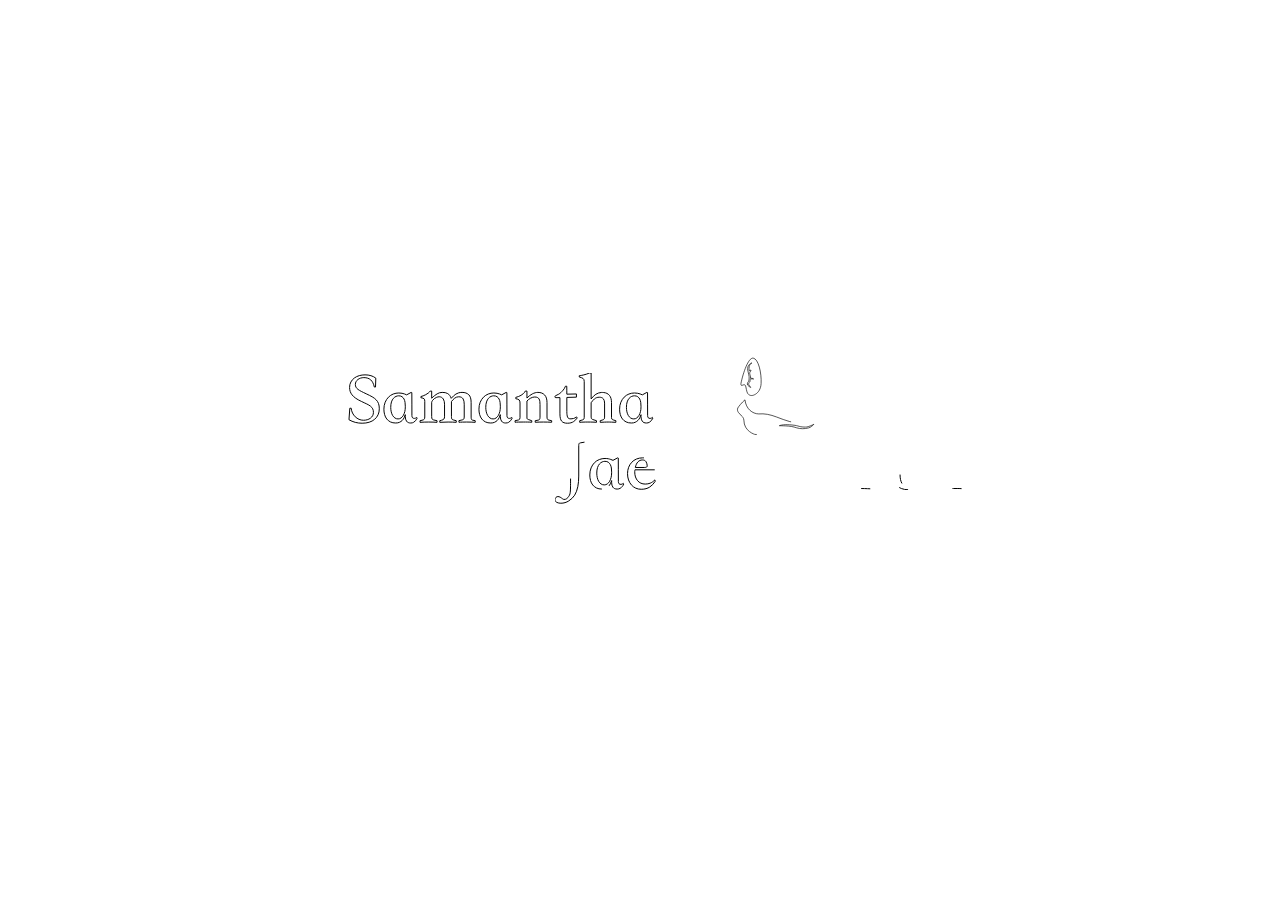
<file: index.html>
<!DOCTYPE html>
<head>
    <style>
        @import url('https://fonts.googleapis.com/css2?family=PT+Sans&display=swap');
    </style>
    <script src="js/anime.min.js"></script>        
    <link rel="stylesheet" href="./style.css">
</head>
<body>
    <div id="monogram">
        <span id="firstNames">
            <svg id="s" viewBox="0 0 310 52" preserveAspectRatio="xMidYMid meet" width="310" height="51" style="fill-rule:evenodd;clip-rule:evenodd;stroke-linejoin:miter;stroke-miterlimit:1;">
                <path stroke="black" stroke-width="1" fill="none" d="M25.835,14.319c-0.707,-3.334 -1.932,-5.771 -3.675,-7.311c-1.742,-1.541 -4.078,-2.311 -7.008,-2.311c-1.161,0 -2.272,0.177 -3.333,0.531c-1.061,0.353 -1.983,0.833 -2.765,1.439c-0.783,0.606 -1.402,1.339 -1.857,2.197c-0.454,0.859 -0.681,1.793 -0.681,2.803c-0,1.061 0.214,1.995 0.643,2.804c0.43,0.808 1.099,1.553 2.008,2.234c0.909,0.682 2.058,1.377 3.447,2.084c1.389,0.707 3.043,1.515 4.963,2.424c2.323,1.061 4.331,2.071 6.023,3.031c1.692,0.959 3.081,2.007 4.167,3.144c1.086,1.136 1.881,2.424 2.386,3.864c0.505,1.439 0.758,3.194 0.758,5.265c-0,2.223 -0.417,4.243 -1.25,6.061c-0.834,1.818 -2.008,3.372 -3.523,4.66c-1.515,1.287 -3.359,2.272 -5.531,2.954c-2.172,0.682 -4.571,1.023 -7.197,1.023c-4.899,0 -9.369,-1.187 -13.41,-3.561l0.833,-11.743l1.44,0c0.151,1.768 0.593,3.397 1.326,4.887c0.732,1.49 1.666,2.778 2.803,3.864c1.136,1.086 2.424,1.944 3.864,2.576c1.439,0.631 2.942,0.947 4.508,0.947c1.313,-0 2.588,-0.177 3.826,-0.531c1.237,-0.353 2.323,-0.871 3.257,-1.553c0.935,-0.682 1.68,-1.528 2.235,-2.538c0.556,-1.01 0.834,-2.147 0.834,-3.409c-0,-1.414 -0.24,-2.614 -0.72,-3.599c-0.48,-0.985 -1.225,-1.881 -2.235,-2.689c-1.01,-0.809 -2.298,-1.579 -3.864,-2.311c-1.566,-0.733 -3.409,-1.604 -5.531,-2.614c-2.272,-1.061 -4.179,-2.134 -5.72,-3.22c-1.54,-1.086 -2.765,-2.21 -3.674,-3.371c-0.909,-1.162 -1.566,-2.374 -1.97,-3.637c-0.404,-1.263 -0.606,-2.576 -0.606,-3.939c0,-2.122 0.442,-3.991 1.326,-5.607c0.884,-1.616 2.058,-2.967 3.523,-4.053c1.465,-1.086 3.144,-1.894 5.038,-2.424c1.894,-0.531 3.851,-0.796 5.872,-0.796c4.394,0 8.056,1.111 10.985,3.334l-0.303,9.091l-1.212,-0Zm194.859,-0.833l1.364,-0c0,1.363 0.013,2.714 0.038,4.053c0.025,1.338 0.038,2.689 0.038,4.053l9.773,-0.227l0,3.258l-9.773,0.303l-0,14.319c-0,2.525 0.24,4.432 0.719,5.72c0.48,1.288 1.655,1.881 3.523,1.78c0.758,0 1.604,-0.114 2.538,-0.341c0.935,-0.227 1.983,-0.77 3.145,-1.629l0.681,1.061c-0.858,1.313 -2.083,2.538 -3.674,3.674c-1.591,1.137 -3.725,1.705 -6.402,1.705c-2.677,0 -4.609,-0.694 -5.796,-2.083c-1.187,-1.389 -1.78,-3.877 -1.78,-7.463l-0,-16.592c-0.707,0 -1.389,0.013 -2.046,0.038c-0.656,0.025 -1.338,0.038 -2.045,0.038c-0.707,-0 -1.074,-0.278 -1.099,-0.833c-0.025,-0.556 0.316,-0.985 1.023,-1.288c1.061,-0.455 2.033,-0.935 2.917,-1.44c0.884,-0.505 1.603,-1.035 2.159,-1.591c0.556,-0.555 1.339,-1.389 2.349,-2.5c1.01,-1.111 1.793,-2.45 2.348,-4.015Zm67.277,37.502c-2.071,-0 -3.864,-0.366 -5.379,-1.099c-1.516,-0.732 -2.766,-1.73 -3.75,-2.992c-0.985,-1.263 -1.718,-2.753 -2.198,-4.47c-0.479,-1.718 -0.719,-3.561 -0.719,-5.531c-0,-2.677 0.429,-5.038 1.288,-7.084c0.858,-2.045 1.982,-3.775 3.371,-5.189c1.389,-1.415 3.005,-2.475 4.849,-3.182c1.843,-0.708 3.75,-1.061 5.72,-1.061c1.212,-0 2.298,0.101 3.258,0.303c0.959,0.202 1.793,0.429 2.5,0.682c0.808,0.252 1.54,0.555 2.197,0.909l4.621,-2.5l0.682,0.227c0,3.94 0.013,7.841 0.038,11.705c0.025,3.864 0.038,7.766 0.038,11.706c-0,2.02 0.859,2.98 2.576,2.878c0.404,0 0.732,-0.063 0.985,-0.189c0.252,-0.126 0.48,-0.24 0.682,-0.341c0.202,-0.151 0.404,-0.328 0.606,-0.53l0.53,0.757c-0.404,0.96 -0.909,1.793 -1.515,2.501c-0.556,0.656 -1.238,1.237 -2.046,1.742c-0.808,0.505 -1.818,0.758 -3.03,0.758c-1.97,-0 -3.384,-0.606 -4.243,-1.819c-0.859,-1.212 -1.288,-2.777 -1.288,-4.697l0,-1.97c-0.303,1.061 -0.707,2.109 -1.212,3.145c-0.505,1.035 -1.149,1.944 -1.932,2.727c-0.783,0.783 -1.717,1.414 -2.803,1.894c-1.086,0.48 -2.361,0.72 -3.826,0.72Zm-143.417,-0c-2.071,-0 -3.864,-0.366 -5.379,-1.099c-1.516,-0.732 -2.766,-1.73 -3.751,-2.992c-0.985,-1.263 -1.717,-2.753 -2.197,-4.47c-0.48,-1.718 -0.72,-3.561 -0.72,-5.531c0,-2.677 0.43,-5.038 1.288,-7.084c0.859,-2.045 1.983,-3.775 3.372,-5.189c1.389,-1.415 3.005,-2.475 4.849,-3.182c1.843,-0.708 3.75,-1.061 5.72,-1.061c1.212,-0 2.298,0.101 3.257,0.303c0.96,0.202 1.793,0.429 2.501,0.682c0.808,0.252 1.54,0.555 2.197,0.909l4.621,-2.5l0.682,0.227c-0,3.94 0.013,7.841 0.038,11.705c0.025,3.864 0.038,7.766 0.038,11.706c-0,2.02 0.858,2.98 2.576,2.878c0.404,0 0.732,-0.063 0.985,-0.189c0.252,-0.126 0.479,-0.24 0.681,-0.341c0.202,-0.151 0.404,-0.328 0.606,-0.53l0.531,0.757c-0.404,0.96 -0.909,1.793 -1.515,2.501c-0.556,0.656 -1.238,1.237 -2.046,1.742c-0.808,0.505 -1.818,0.758 -3.03,0.758c-1.97,-0 -3.385,-0.606 -4.243,-1.819c-0.859,-1.212 -1.288,-2.777 -1.288,-4.697l-0,-1.97c-0.303,1.061 -0.707,2.109 -1.212,3.145c-0.505,1.035 -1.149,1.944 -1.932,2.727c-0.783,0.783 -1.717,1.414 -2.803,1.894c-1.086,0.48 -2.362,0.72 -3.826,0.72Zm-96.9,-0c-2.071,-0 -3.864,-0.366 -5.379,-1.099c-1.515,-0.732 -2.765,-1.73 -3.75,-2.992c-0.985,-1.263 -1.717,-2.753 -2.197,-4.47c-0.48,-1.718 -0.72,-3.561 -0.72,-5.531c0,-2.677 0.429,-5.038 1.288,-7.084c0.859,-2.045 1.982,-3.775 3.371,-5.189c1.389,-1.415 3.006,-2.475 4.849,-3.182c1.844,-0.708 3.75,-1.061 5.72,-1.061c1.212,-0 2.298,0.101 3.258,0.303c0.96,0.202 1.793,0.429 2.5,0.682c0.808,0.252 1.541,0.555 2.197,0.909l4.622,-2.5l0.682,0.227c-0,3.94 0.012,7.841 0.037,11.705c0.026,3.864 0.038,7.766 0.038,11.706c0,2.02 0.859,2.98 2.576,2.878c0.404,0 0.733,-0.063 0.985,-0.189c0.253,-0.126 0.48,-0.24 0.682,-0.341c0.202,-0.151 0.404,-0.328 0.606,-0.53l0.53,0.757c-0.404,0.96 -0.909,1.793 -1.515,2.501c-0.555,0.656 -1.237,1.237 -2.045,1.742c-0.809,0.505 -1.819,0.758 -3.031,0.758c-1.97,-0 -3.384,-0.606 -4.243,-1.819c-0.858,-1.212 -1.288,-2.777 -1.288,-4.697l0,-1.97c-0.303,1.061 -0.707,2.109 -1.212,3.145c-0.505,1.035 -1.149,1.944 -1.932,2.727c-0.783,0.783 -1.717,1.414 -2.803,1.894c-1.086,0.48 -2.361,0.72 -3.826,0.72Zm192.208,-42.427c0,-1.414 -0.404,-2.412 -1.212,-2.993c-0.808,-0.58 -2.096,-1.073 -3.864,-1.477l-0,-1.364c0.505,0 1.174,-0.075 2.008,-0.227c0.833,-0.151 1.73,-0.341 2.689,-0.568c0.96,-0.227 1.932,-0.505 2.917,-0.833c0.985,-0.329 1.881,-0.695 2.69,-1.099l1.818,-0l-0,26.441c1.566,-2.071 3.169,-3.649 4.811,-4.735c1.641,-1.086 3.497,-1.705 5.568,-1.856l1.212,-0c0.405,-0 0.809,0.025 1.213,0.075c2.475,0.202 4.419,1.162 5.833,2.879c1.415,1.718 2.122,4.142 2.122,7.273l-0,15.456c-0,0.505 0.101,0.96 0.303,1.364c0.202,0.404 0.732,0.732 1.591,0.984l2.576,0.758l-0,1.667c-1.566,-0.101 -3.044,-0.177 -4.432,-0.227c-1.389,-0.051 -2.539,-0.076 -3.448,-0.076c-0.858,-0 -2.033,0.025 -3.523,0.076c-1.49,0.05 -3.017,0.126 -4.583,0.227l-0,-1.667l2.652,-0.833c0.707,-0.253 1.186,-0.568 1.439,-0.947c0.253,-0.379 0.379,-0.998 0.379,-1.856l-0,-14.319c-0,-1.869 -0.43,-3.334 -1.288,-4.395c-0.859,-1.06 -2.248,-1.591 -4.167,-1.591c-1.919,0 -3.548,0.581 -4.887,1.743c-1.338,1.162 -2.462,2.45 -3.371,3.864l-0,14.698c-0,0.555 0.101,1.035 0.303,1.439c0.202,0.404 0.581,0.707 1.136,0.909l4.016,1.288l-0,1.667c-0.808,-0.101 -1.995,-0.177 -3.561,-0.227c-1.566,-0.051 -3.308,-0.076 -5.228,-0.076c-1.868,-0 -3.523,0.025 -4.962,0.076c-1.44,0.05 -2.563,0.126 -3.371,0.227l-0,-1.667l3.03,-0.833c0.657,-0.202 1.086,-0.505 1.288,-0.909c0.202,-0.404 0.303,-0.91 0.303,-1.516l0,-36.82Zm-127.734,40.002l2.197,-0.454c1.212,-0.253 2.045,-0.568 2.5,-0.947c0.454,-0.379 0.682,-1.124 0.682,-2.235l-0,-13.107c-0,-1.111 -0.089,-2.121 -0.266,-3.03c-0.176,-0.91 -0.467,-1.705 -0.871,-2.387c-0.404,-0.682 -0.972,-1.212 -1.704,-1.591c-0.733,-0.379 -1.655,-0.568 -2.766,-0.568c-1.464,-0 -2.828,0.467 -4.091,1.401c-1.263,0.935 -2.374,2.109 -3.333,3.523l-0,15.153c-0,1.06 0.101,1.868 0.303,2.424c0.202,0.556 0.757,0.934 1.666,1.136l2.955,0.758l0,1.667c-2.576,-0.202 -5.328,-0.303 -8.258,-0.303c-2.929,-0 -5.783,0.101 -8.561,0.303l-0,-1.667l1.743,-0.454c1.111,-0.304 1.906,-0.708 2.386,-1.213c0.48,-0.505 0.72,-1.262 0.72,-2.273l-0,-12.879c-0,-1.01 -0.101,-1.982 -0.303,-2.917c-0.202,-0.934 -0.531,-1.742 -0.985,-2.424c-0.455,-0.682 -1.023,-1.225 -1.705,-1.629c-0.682,-0.404 -1.502,-0.606 -2.462,-0.606c-0.859,-0 -1.717,0.177 -2.576,0.53c-0.859,0.354 -1.642,0.796 -2.349,1.326c-0.707,0.53 -1.3,1.124 -1.78,1.78c-0.48,0.657 -0.796,1.314 -0.947,1.97l-0,14.546c-0,1.263 0.164,2.122 0.492,2.576c0.329,0.455 0.846,0.758 1.554,0.909l3.409,0.758l-0,1.667c-2.576,-0.202 -5.43,-0.303 -8.561,-0.303c-3.132,-0 -6.061,0.101 -8.789,0.303l0,-1.667l2.046,-0.454c1.111,-0.253 1.856,-0.607 2.235,-1.061c0.379,-0.455 0.568,-1.212 0.568,-2.273l0,-15.91c0,-0.606 -0.038,-1.124 -0.114,-1.553c-0.075,-0.429 -0.252,-0.783 -0.53,-1.061c-0.278,-0.278 -0.669,-0.492 -1.174,-0.644c-0.505,-0.151 -1.212,-0.303 -2.122,-0.454l0,-1.212c0.657,-0.152 1.415,-0.392 2.273,-0.72c0.859,-0.329 1.73,-0.72 2.614,-1.175c0.884,-0.454 1.743,-0.997 2.576,-1.628c0.833,-0.632 1.528,-1.326 2.083,-2.084l1.44,0l-0,7.273c1.061,-1.01 2.046,-1.881 2.955,-2.614c0.909,-0.732 1.78,-1.338 2.613,-1.818c0.834,-0.48 1.655,-0.846 2.463,-1.098c0.808,-0.253 1.692,-0.379 2.651,-0.379c2.324,-0.051 4.218,0.353 5.683,1.212c1.464,0.859 2.651,2.475 3.56,4.849c0.808,-0.909 1.591,-1.73 2.349,-2.462c0.758,-0.733 1.566,-1.364 2.424,-1.895c0.859,-0.53 1.793,-0.947 2.803,-1.25c1.011,-0.303 2.172,-0.454 3.486,-0.454c2.929,-0 5.202,0.783 6.818,2.348c1.616,1.566 2.424,4.243 2.424,8.031l0,14.85c0,1.868 0.405,2.878 1.213,3.03l2.954,0.606l0,1.667c-1.262,-0.101 -2.651,-0.177 -4.167,-0.227c-1.515,-0.051 -3.03,-0.076 -4.545,-0.076c-1.515,-0 -2.955,0.025 -4.319,0.076c-1.363,0.05 -2.55,0.101 -3.56,0.151l-0,-1.667Zm94.55,1.667c-2.626,-0.151 -5.429,-0.227 -8.409,-0.227c-2.98,-0 -5.783,0.076 -8.41,0.227l0,-1.591l3.258,-0.606c1.111,-0.152 1.667,-1.136 1.667,-2.955l-0,-12.803c-0,-1.213 -0.063,-2.311 -0.19,-3.296c-0.126,-0.985 -0.378,-1.806 -0.757,-2.462c-0.379,-0.657 -0.922,-1.162 -1.629,-1.516c-0.707,-0.353 -1.642,-0.53 -2.803,-0.53c-1.364,0 -2.74,0.379 -4.129,1.137c-1.389,0.757 -2.665,1.742 -3.826,2.954l-0,17.35c-0,0.808 0.606,1.363 1.818,1.666l3.106,1.061l0,1.591c-0.858,-0.101 -1.73,-0.164 -2.614,-0.189c-0.884,-0.026 -2.108,-0.038 -3.674,-0.038l-2.424,-0c-1.667,-0 -3.258,0.012 -4.773,0.038c-1.516,0.025 -2.703,0.088 -3.561,0.189l-0,-1.591l3.561,-0.758c1.01,-0.252 1.515,-1.01 1.515,-2.272l-0,-15.001c-0,-1.566 -0.316,-2.627 -0.947,-3.182c-0.632,-0.556 -1.755,-0.96 -3.372,-1.212l0,-1.364c0.808,-0.202 1.68,-0.467 2.614,-0.796c0.935,-0.328 1.844,-0.757 2.728,-1.288c0.883,-0.53 1.717,-1.149 2.5,-1.856c0.783,-0.707 1.401,-1.54 1.856,-2.5l1.667,0l-0,7.122c1.666,-1.768 3.497,-3.17 5.492,-4.205c1.995,-1.035 3.877,-1.553 5.645,-1.553c2.929,-0 5.215,0.858 6.856,2.576c1.642,1.717 2.462,4.318 2.462,7.803l0,14.698c0,0.96 0.127,1.679 0.379,2.159c0.253,0.48 0.758,0.821 1.515,1.023l2.879,0.606l0,1.591Zm-149.251,-16.364c0,-1.364 -0.088,-2.677 -0.265,-3.94c-0.176,-1.263 -0.517,-2.387 -1.022,-3.371c-0.506,-0.985 -1.187,-1.781 -2.046,-2.387c-0.859,-0.606 -1.995,-0.909 -3.409,-0.909c-0.859,-0 -1.768,0.202 -2.728,0.606c-0.959,0.404 -1.843,1.061 -2.651,1.97c-0.809,0.909 -1.465,2.121 -1.97,3.636c-0.505,1.516 -0.758,3.359 -0.758,5.531c0,1.616 0.164,3.144 0.493,4.584c0.328,1.439 0.808,2.689 1.439,3.75c0.631,1.06 1.414,1.906 2.349,2.538c0.934,0.631 2.007,0.947 3.22,0.947c1.111,-0 2.121,-0.328 3.03,-0.985c0.909,-0.657 1.679,-1.528 2.311,-2.614c0.631,-1.086 1.124,-2.361 1.477,-3.826c0.354,-1.465 0.53,-3.03 0.53,-4.697l0,-0.833Zm240.317,-0c0,-1.364 -0.088,-2.677 -0.265,-3.94c-0.177,-1.263 -0.518,-2.387 -1.023,-3.371c-0.505,-0.985 -1.187,-1.781 -2.045,-2.387c-0.859,-0.606 -1.995,-0.909 -3.41,-0.909c-0.858,-0 -1.767,0.202 -2.727,0.606c-0.96,0.404 -1.844,1.061 -2.652,1.97c-0.808,0.909 -1.465,2.121 -1.97,3.636c-0.505,1.516 -0.757,3.359 -0.757,5.531c-0,1.616 0.164,3.144 0.492,4.584c0.329,1.439 0.808,2.689 1.44,3.75c0.631,1.06 1.414,1.906 2.348,2.538c0.935,0.631 2.008,0.947 3.22,0.947c1.111,-0 2.122,-0.328 3.031,-0.985c0.909,-0.657 1.679,-1.528 2.31,-2.614c0.632,-1.086 1.124,-2.361 1.478,-3.826c0.353,-1.465 0.53,-3.03 0.53,-4.697l0,-0.833Zm-143.417,-0c-0,-1.364 -0.088,-2.677 -0.265,-3.94c-0.177,-1.263 -0.518,-2.387 -1.023,-3.371c-0.505,-0.985 -1.187,-1.781 -2.046,-2.387c-0.858,-0.606 -1.995,-0.909 -3.409,-0.909c-0.859,-0 -1.768,0.202 -2.727,0.606c-0.96,0.404 -1.844,1.061 -2.652,1.97c-0.808,0.909 -1.465,2.121 -1.97,3.636c-0.505,1.516 -0.757,3.359 -0.757,5.531c-0,1.616 0.164,3.144 0.492,4.584c0.328,1.439 0.808,2.689 1.44,3.75c0.631,1.06 1.414,1.906 2.348,2.538c0.935,0.631 2.008,0.947 3.22,0.947c1.111,-0 2.121,-0.328 3.03,-0.985c0.91,-0.657 1.68,-1.528 2.311,-2.614c0.632,-1.086 1.124,-2.361 1.478,-3.826c0.353,-1.465 0.53,-3.03 0.53,-4.697l-0,-0.833Z"></path>
            </svg>
            <svg id="j" viewBox="0 0 101 67" preserveAspectRatio="xMidYMid meet" width="101" height="68" style="fill-rule:evenodd;clip-rule:evenodd;stroke-linejoin:miter;stroke-miterlimit:1;">
                <path stroke="black" stroke-width="1" fill="none" d="M29.505,1.667l-4.091,0.682c-0.707,0.101 -1.162,0.353 -1.364,0.757c-0.202,0.404 -0.303,1.086 -0.303,2.046l0,30.38c0,3.889 -0.316,7.45 -0.947,10.683c-0.631,3.232 -1.679,6.061 -3.144,8.485c-1.465,2.222 -3.409,4.116 -5.834,5.682c-2.424,1.566 -5.076,2.349 -7.955,2.349c-0.656,-0 -1.351,-0.063 -2.083,-0.19c-0.732,-0.126 -1.389,-0.341 -1.97,-0.644c-0.581,-0.303 -1.048,-0.694 -1.402,-1.174c-0.353,-0.48 -0.479,-1.098 -0.378,-1.856c0.101,-0.758 0.416,-1.414 0.947,-1.97c0.53,-0.555 1.174,-0.833 1.932,-0.833c0.757,-0 1.502,0.202 2.235,0.606c0.732,0.404 1.553,0.96 2.462,1.667c0.454,0.353 0.922,0.555 1.401,0.606c0.48,0.05 0.96,-0 1.44,-0.152c0.48,-0.151 0.934,-0.379 1.364,-0.682c0.429,-0.303 0.77,-0.631 1.022,-0.985c0.708,-0.909 1.25,-1.717 1.629,-2.424c0.379,-0.707 0.644,-1.705 0.796,-2.993c0.151,-1.287 0.24,-3.043 0.265,-5.265c0.025,-2.222 0.038,-5.329 0.038,-9.319l-0,-32.198c-0,-0.556 -0.025,-0.998 -0.076,-1.326c-0.05,-0.329 -0.177,-0.581 -0.379,-0.758c-0.202,-0.177 -0.517,-0.316 -0.947,-0.417c-0.429,-0.101 -1.048,-0.202 -1.856,-0.303l-3.561,-0.454l0,-1.667c0.303,0.051 0.834,0.088 1.591,0.114c0.758,0.025 1.642,0.05 2.652,0.075c1.01,0.026 2.109,0.038 3.296,0.038l3.674,0c5.051,0 8.233,-0.075 9.546,-0.227l0,1.667Zm70.231,27.653l-19.774,-0c-0.101,0.505 -0.164,0.884 -0.189,1.136c-0.025,0.253 -0.038,0.632 -0.038,1.137c0,1.767 0.253,3.384 0.758,4.848c0.505,1.465 1.212,2.728 2.121,3.789c0.909,1.06 2.008,1.881 3.296,2.462c1.288,0.581 2.74,0.871 4.356,0.871c1.768,0 3.397,-0.29 4.887,-0.871c1.49,-0.581 3.068,-1.68 4.735,-3.296l0.303,1.44c-0.707,1.111 -1.503,2.146 -2.387,3.106c-0.884,0.96 -1.881,1.806 -2.992,2.538c-1.111,0.732 -2.374,1.3 -3.788,1.705c-1.415,0.404 -3.006,0.606 -4.773,0.606c-2.021,-0 -3.864,-0.379 -5.531,-1.137c-1.667,-0.757 -3.106,-1.831 -4.318,-3.22c-1.213,-1.389 -2.16,-3.043 -2.841,-4.962c-0.682,-1.919 -1.023,-4.015 -1.023,-6.288c-0,-2.324 0.366,-4.445 1.098,-6.364c0.733,-1.92 1.755,-3.586 3.069,-5.001c1.313,-1.414 2.904,-2.512 4.773,-3.295c1.868,-0.783 3.939,-1.175 6.212,-1.175c1.97,0 3.687,0.304 5.152,0.91c1.465,0.606 2.689,1.452 3.674,2.538c0.985,1.086 1.743,2.361 2.273,3.826c0.531,1.464 0.846,3.03 0.947,4.697Zm-52.882,19.243c-2.07,0 -3.863,-0.366 -5.379,-1.098c-1.515,-0.733 -2.765,-1.73 -3.75,-2.993c-0.985,-1.262 -1.717,-2.752 -2.197,-4.47c-0.48,-1.717 -0.72,-3.561 -0.72,-5.53c0,-2.677 0.43,-5.039 1.288,-7.084c0.859,-2.046 1.983,-3.776 3.372,-5.19c1.389,-1.414 3.005,-2.475 4.848,-3.182c1.844,-0.707 3.751,-1.06 5.72,-1.06c1.213,-0 2.299,0.101 3.258,0.303c0.96,0.202 1.793,0.429 2.5,0.681c0.809,0.253 1.541,0.556 2.197,0.91l4.622,-2.501l0.682,0.228c-0,3.939 0.012,7.841 0.038,11.705c0.025,3.864 0.038,7.766 0.038,11.705c-0,2.02 0.858,2.98 2.575,2.879c0.405,0 0.733,-0.063 0.985,-0.189c0.253,-0.127 0.48,-0.24 0.682,-0.341c0.202,-0.152 0.404,-0.329 0.606,-0.531l0.531,0.758c-0.404,0.96 -0.909,1.793 -1.516,2.5c-0.555,0.657 -1.237,1.238 -2.045,1.743c-0.808,0.505 -1.818,0.757 -3.031,0.757c-1.969,0 -3.384,-0.606 -4.242,-1.818c-0.859,-1.212 -1.288,-2.778 -1.288,-4.697l-0,-1.97c-0.303,1.061 -0.707,2.109 -1.212,3.144c-0.505,1.036 -1.149,1.945 -1.932,2.728c-0.783,0.782 -1.718,1.414 -2.804,1.894c-1.085,0.479 -2.361,0.719 -3.826,0.719Zm9.774,-17.122c-0,-1.364 -0.089,-2.677 -0.265,-3.939c-0.177,-1.263 -0.518,-2.387 -1.023,-3.372c-0.505,-0.985 -1.187,-1.78 -2.046,-2.386c-0.858,-0.606 -1.995,-0.909 -3.409,-0.909c-0.859,-0 -1.768,0.202 -2.727,0.606c-0.96,0.404 -1.844,1.06 -2.652,1.969c-0.808,0.91 -1.465,2.122 -1.97,3.637c-0.505,1.515 -0.758,3.359 -0.758,5.531c0,1.616 0.165,3.144 0.493,4.583c0.328,1.44 0.808,2.69 1.439,3.75c0.632,1.061 1.415,1.907 2.349,2.538c0.934,0.632 2.008,0.947 3.22,0.947c1.111,0 2.121,-0.328 3.03,-0.984c0.909,-0.657 1.68,-1.528 2.311,-2.614c0.631,-1.086 1.124,-2.361 1.477,-3.826c0.354,-1.465 0.531,-3.031 0.531,-4.697l-0,-0.834Zm23.713,-4.47l8.94,0c1.01,0 1.781,-0.126 2.311,-0.379c0.53,-0.252 0.72,-0.883 0.568,-1.894c-0.151,-1.414 -0.568,-2.639 -1.25,-3.674c-0.682,-1.035 -1.831,-1.553 -3.447,-1.553c-1.818,-0 -3.334,0.644 -4.546,1.932c-1.212,1.288 -2.071,3.144 -2.576,5.568Z"></path>
            </svg>
        </span>
        <svg id="logo" viewBox="-10 -10 210 300" preserveAspectRatio="xMidYMid meet" width="140" height="200">
            <path stroke="black" stroke-width="1" fill="none" d="M98.772,142.234l0.098,0.003c-0,-0 -0.599,0.555 -0.098,-0.003l-2.318,-0.07c-0,0 -16.636,-4.511 -16.636,-21.414c-0,-3.36 -3.133,-6.085 -3.133,-6.085l-5.078,-5.501c-1.194,-1.882 -1.994,-4.278 -0.924,-6.639c0.605,-1.337 6.135,-8.548 10.768,-12.276c1.473,13.644 11.187,20.931 20.664,21.152c8.169,-0.854 17.413,0.923 26.917,4.658c6.962,2.371 12.419,5.112 19.676,6.85c2.477,0.592 7.312,0.598 9.638,0.192c1.513,-0.265 3.049,-0.909 4.43,-1.532c7.536,-3.431 15.009,-4.956 22.713,-1.225c2.999,0.765 8.56,-0.852 8.976,-1.57c0.991,-1.715 0.681,-4.805 -0.241,-5.268c-2.82,-1.415 -18.171,-9.291 -26.533,-13.218c-11.691,-5.492 -13.644,-9.902 -16.85,-16.348c-5.136,-10.328 -11.856,-24.554 -22.431,-30.912c-7.271,-4.371 -6.253,-19.663 -5.087,-25.64c1.505,-7.716 1.392,-19.232 1.392,-19.232c-1,-6.137 -2.942,-8.246 -6.552,-7.849c-3.465,1.085 -6.15,5.49 -8.224,10.018c-2.037,4.445 -4.002,11.525 -4.595,13.348c-0.704,2.165 -0.914,4.237 0.143,6.199c3.725,6.913 6.968,26.264 5.404,29.049c-1.233,-11.625 -3.406,-20.146 -8.344,-29.924c-2.241,-3.636 -4.963,-8.998 -8.01,-9.194c-3.157,-0.426 -6.388,2.485 -9.485,6.8c-8.269,11.592 -10.672,22.828 -12.031,32.713c-2.126,-1.42 -1.149,-9.541 0.225,-13.846c-24.019,11.975 -40.305,25.973 -51.411,40.137c3.265,-1.799 6.541,-3.327 9.868,-3.495c-17.072,19.616 -27.978,37.262 -31.443,52.53c3.592,-3.712 7.4,-8.676 10.616,-10.207c-8.617,22.356 -10.519,58.097 -6.944,67.225c0.153,-6.285 1.097,-12.22 2.958,-16.263c0.569,11.264 2.276,21.566 5.246,30.801c4.171,11.823 8.321,21.323 12.453,28.807c5.622,8.91 12.635,17.693 20.633,25.619c-2.946,-5.397 -7.636,-14.331 -6.745,-18.288c4.096,6.822 19.159,14.561 23.854,16.745c4.864,2.263 19.558,7.409 25.523,8.969c5.278,1.381 16,3.981 26.207,4.953c-14.38,-4.608 -32.9,-15.902 -40.815,-23.125c-10.145,-9.257 -21.781,-21.867 -29.773,-37.309c-4.482,-8.661 -6.207,-12.618 -9.546,-23.926c-2.086,-7.061 -5.713,-21.415 -4.18,-28.391c2.033,15.491 9.829,35.578 18.282,46.8c11.452,15.201 21.387,25.27 40.73,33.879c-3.717,-6.863 -9.49,-18.393 -14.41,-33.069c-3.265,-9.742 -5.464,-20.659 -6.104,-29.182c-0.703,-9.359 0.391,-21.871 3.536,-28.822c0.411,14.007 1.866,26.106 4.904,35.311c2.414,9.542 6.053,18.955 12.074,28.117c6.149,8.001 13.11,14.435 19.259,17.551c-7.771,-11.279 -14.801,-22.23 -15.676,-30.461c9.723,11.429 20.051,18.501 30.981,21.242c-12.512,-13.849 -21.548,-28.975 -24.71,-46.221c-2.753,-13.254 1.129,-24.324 12.558,-32.909c5.909,-5.373 14.208,-6.849 31,-5.021c10.044,1.669 18.65,1.562 25.52,-0.688c-6.116,0.834 -12.274,0.628 -18.47,-0.554c-12.003,-2.921 -23.421,-3.546 -34.105,-1.298c0,0 -12.128,2.912 -14.82,5.698c-0.842,0.871 -1.297,1.355 -1.524,1.609Zm34.229,-13.181c4.378,-1.618 11.207,-2.216 23.481,-0.546c2.656,0.428 6.046,1.426 7.817,1.905c3.591,0.8 8.26,0.788 9.961,0.545c2.036,-0.291 8.006,-2.597 10.505,-4.046c-2.211,2.864 -5.157,4.532 -7.668,5.381c-6.404,1.751 -12.336,1.65 -17.874,0c-5.551,-1.988 -10.965,-2.658 -16.051,-2.881c-0.415,-0.026 -6.852,-0.363 -10.171,-0.358Zm-50.85,-60.296c-0,-0 -0.698,-1.769 -3.342,-0.912c-1.017,0.329 -1.369,0.964 -2.85,0.653c-0.662,-0.139 -0.697,-2.082 -0.442,-3.313c3.089,-14.94 10.879,-38.462 18.265,-37.507c7.904,1.021 12.699,22.354 11.885,38.103c-0.434,8.378 -4.301,13.561 -8.544,16.108c-4.268,2.562 -8.23,2.814 -11.385,-0.885c-1.937,-2.271 -2.609,-10.587 -3.587,-12.247Zm7.972,2.933c-1.708,-0.808 -3.33,-1.899 -4.756,-3.64c-0.516,-1.094 -0.427,-2.18 0,-3.262c0.993,-1.374 1.797,-2.708 1.969,-3.907c0.611,-1.72 0.239,-5.956 0.239,-5.956c-0.297,-2.434 -1.814,-8.171 -2.018,-9.008c-0.38,-1.561 0.122,-4.02 0.337,-5.212c0.342,-1.903 3.512,-5.676 5.814,-5.764c-1.896,1.452 -3.312,3.171 -3.816,5.087c-0.484,1.842 -0.545,5.221 0,7.224c0.541,-0.782 1.144,-1.454 2.121,-1.467c0.574,-0.132 0.842,0.084 -0,1.565c-2.326,1.901 -1.375,4.194 -0.635,6.462c0.55,1.334 0.377,3.125 0.292,3.976c1.901,-0.012 3.662,0.149 4.756,1.147c-3.159,-0.198 -5.915,-0.176 -5.32,1.672c0.21,1.282 0.114,2.307 -0.531,2.869c-0.987,0.416 -1.494,1.407 -1.475,2.359c-0.03,0.662 -0.195,1.507 0.165,2.215c0.411,0.811 1.44,1.608 1.841,1.943c0.703,0.586 1.023,1.151 1.017,1.697Z"></path>
        </svg>
        <svg id="f" viewBox="0 0 114 49" width="114" height="49" style="fill-rule:evenodd;clip-rule:evenodd;stroke-linejoin:miter;stroke-miterlimit:1;">
            <path stroke="black" stroke-width="1" fill="none" d="M60.079,48.715c-2.475,-0 -4.697,-0.392 -6.667,-1.174c-1.97,-0.783 -3.636,-1.882 -5,-3.296c-1.364,-1.414 -2.412,-3.068 -3.144,-4.962c-0.733,-1.895 -1.099,-3.978 -1.099,-6.251c0,-2.323 0.354,-4.457 1.061,-6.402c0.707,-1.944 1.768,-3.611 3.182,-5c1.414,-1.389 3.144,-2.475 5.19,-3.258c2.045,-0.783 4.406,-1.174 7.083,-1.174c2.677,-0 5.026,0.417 7.046,1.25c2.02,0.833 3.712,1.97 5.076,3.409c1.364,1.44 2.399,3.132 3.106,5.076c0.707,1.945 1.061,4.028 1.061,6.251c0,2.273 -0.404,4.356 -1.212,6.25c-0.808,1.894 -1.945,3.523 -3.409,4.887c-1.465,1.363 -3.233,2.437 -5.304,3.22c-2.071,0.782 -4.394,1.174 -6.97,1.174Zm53.488,-1.061c-0.96,-0.101 -2.197,-0.151 -3.712,-0.151l-4.47,-0c-1.465,-0 -2.98,0.025 -4.546,0.075c-1.566,0.051 -2.803,0.127 -3.712,0.228l-0,-1.44l1.894,-0.53c1.06,-0.253 1.654,-0.619 1.78,-1.099c0.126,-0.479 -0.063,-1.098 -0.568,-1.856c-0.152,-0.202 -0.29,-0.404 -0.417,-0.606c-0.126,-0.202 -0.29,-0.429 -0.492,-0.682l-4.697,-6.061l-4.849,6.592c-0.556,0.707 -0.834,1.313 -0.834,1.818c0,0.454 0.202,0.846 0.607,1.174c0.404,0.328 1.111,0.594 2.121,0.796l2.273,0.454l-0,1.44c-2.021,-0.202 -4.293,-0.303 -6.819,-0.303c-2.525,-0 -5.025,0.101 -7.5,0.303l-0,-1.44l2.121,-0.53c1.162,-0.253 2.222,-0.833 3.182,-1.743c0.96,-0.909 1.995,-2.121 3.106,-3.636l5.228,-6.667l-7.198,-9.47c-1.111,-1.314 -1.995,-2.261 -2.651,-2.842c-0.657,-0.58 -1.187,-0.921 -1.591,-1.022l-2.046,-0.455l0,-1.591c1.061,0.152 3.485,0.227 7.273,0.227c1.92,0 3.662,-0.012 5.228,-0.037c1.566,-0.026 2.677,-0.089 3.333,-0.19l0,1.591l-1.515,0.227c-0.808,0.152 -1.212,0.48 -1.212,0.985c0,0.505 0.556,1.49 1.667,2.955l3.788,5.076l3.561,-4.621c0.656,-0.859 0.985,-1.642 0.985,-2.349c-0,-1.061 -0.708,-1.692 -2.122,-1.894l-2.045,-0.379l-0,-1.591c0.858,0.152 2.007,0.24 3.447,0.265c1.439,0.026 2.74,0.038 3.902,0.038c1.818,0 3.207,-0.025 4.167,-0.076c0.959,-0.05 1.717,-0.101 2.272,-0.151l0,1.515l-2.5,0.455c-1.161,0.252 -2.108,0.719 -2.841,1.401c-0.732,0.682 -1.679,1.755 -2.841,3.22l-4.546,5.91l8.637,11.44c0.808,1.01 1.478,1.767 2.008,2.272c0.53,0.506 1.023,0.834 1.477,0.985l1.667,0.531l0,1.439Zm-91.293,0.152c-1.768,-0.101 -3.662,-0.177 -5.682,-0.228c-2.02,-0.05 -4.066,-0.075 -6.137,-0.075c-2.071,-0 -4.04,0.025 -5.909,0.075c-1.869,0.051 -3.384,0.127 -4.546,0.228l0,-2.122l4.697,-0.53c0.859,-0.101 1.427,-0.341 1.705,-0.72c0.278,-0.378 0.417,-1.048 0.417,-2.007l-0,-36.669c-0,-1.111 -0.114,-1.932 -0.341,-2.462c-0.228,-0.531 -0.745,-0.846 -1.553,-0.947l-4.319,-0.531l0,-1.818c1.162,0.051 4.243,0.088 9.243,0.114c5,0.025 11.718,0.038 20.153,0.038c2.273,-0 4.217,-0.013 5.833,-0.038c1.617,-0.026 2.98,-0.063 4.091,-0.114c-0.05,0.657 -0.088,1.591 -0.113,2.803c-0.025,1.212 -0.038,2.399 -0.038,3.561l-0,3.106c-0,0.909 0.025,1.692 0.076,2.349l-1.44,-0c-0.555,-1.869 -1.048,-3.372 -1.477,-4.508c-0.429,-1.136 -0.859,-2.008 -1.288,-2.614c-0.429,-0.606 -0.922,-1.01 -1.477,-1.212c-0.556,-0.202 -1.238,-0.303 -2.046,-0.303l-14.774,-0c-0.858,-0 -1.439,0.24 -1.742,0.72c-0.303,0.48 -0.455,1.3 -0.455,2.462l0,15.455l14.319,0c0.91,0 1.528,-0.138 1.857,-0.416c0.328,-0.278 0.593,-0.897 0.795,-1.856l1.212,-4.925l1.591,0c-0.05,0.96 -0.088,2.058 -0.113,3.296c-0.026,1.237 -0.038,2.664 -0.038,4.28c-0,3.182 0.075,6.238 0.227,9.167l-1.439,0l-1.591,-4.924c-0.304,-1.061 -0.708,-1.68 -1.213,-1.856c-0.505,-0.177 -1.515,-0.265 -3.03,-0.265l-12.577,-0l0,18.031c0,0.707 0.051,1.225 0.152,1.553c0.101,0.328 0.265,0.581 0.492,0.758c0.228,0.176 0.518,0.29 0.872,0.341c0.353,0.05 0.808,0.101 1.363,0.151l4.243,0.53l-0,2.122Zm29.774,-14.243c0,3.99 0.745,7.134 2.235,9.432c1.49,2.298 3.523,3.447 6.099,3.447c2.576,0 4.647,-1.212 6.213,-3.637c1.565,-2.424 2.348,-5.656 2.348,-9.697c0,-4.041 -0.732,-7.311 -2.197,-9.811c-1.465,-2.5 -3.561,-3.75 -6.288,-3.75c-2.727,-0 -4.811,1.186 -6.25,3.56c-1.44,2.374 -2.16,5.859 -2.16,10.456Z"></path>
        </svg>
    </div>
    <div id="links">
        <span class="link">
            <a href="about/index.html">About</a>
        </span>
        <span class="link">
            <a href="featured/index.html">Featured Work</a>
        </span>
        <span class="link">
            <a href="contact/index.html">Contact</a>
        </span>
    </div>
</body>
<script src="js/main.js"></script>
</file>
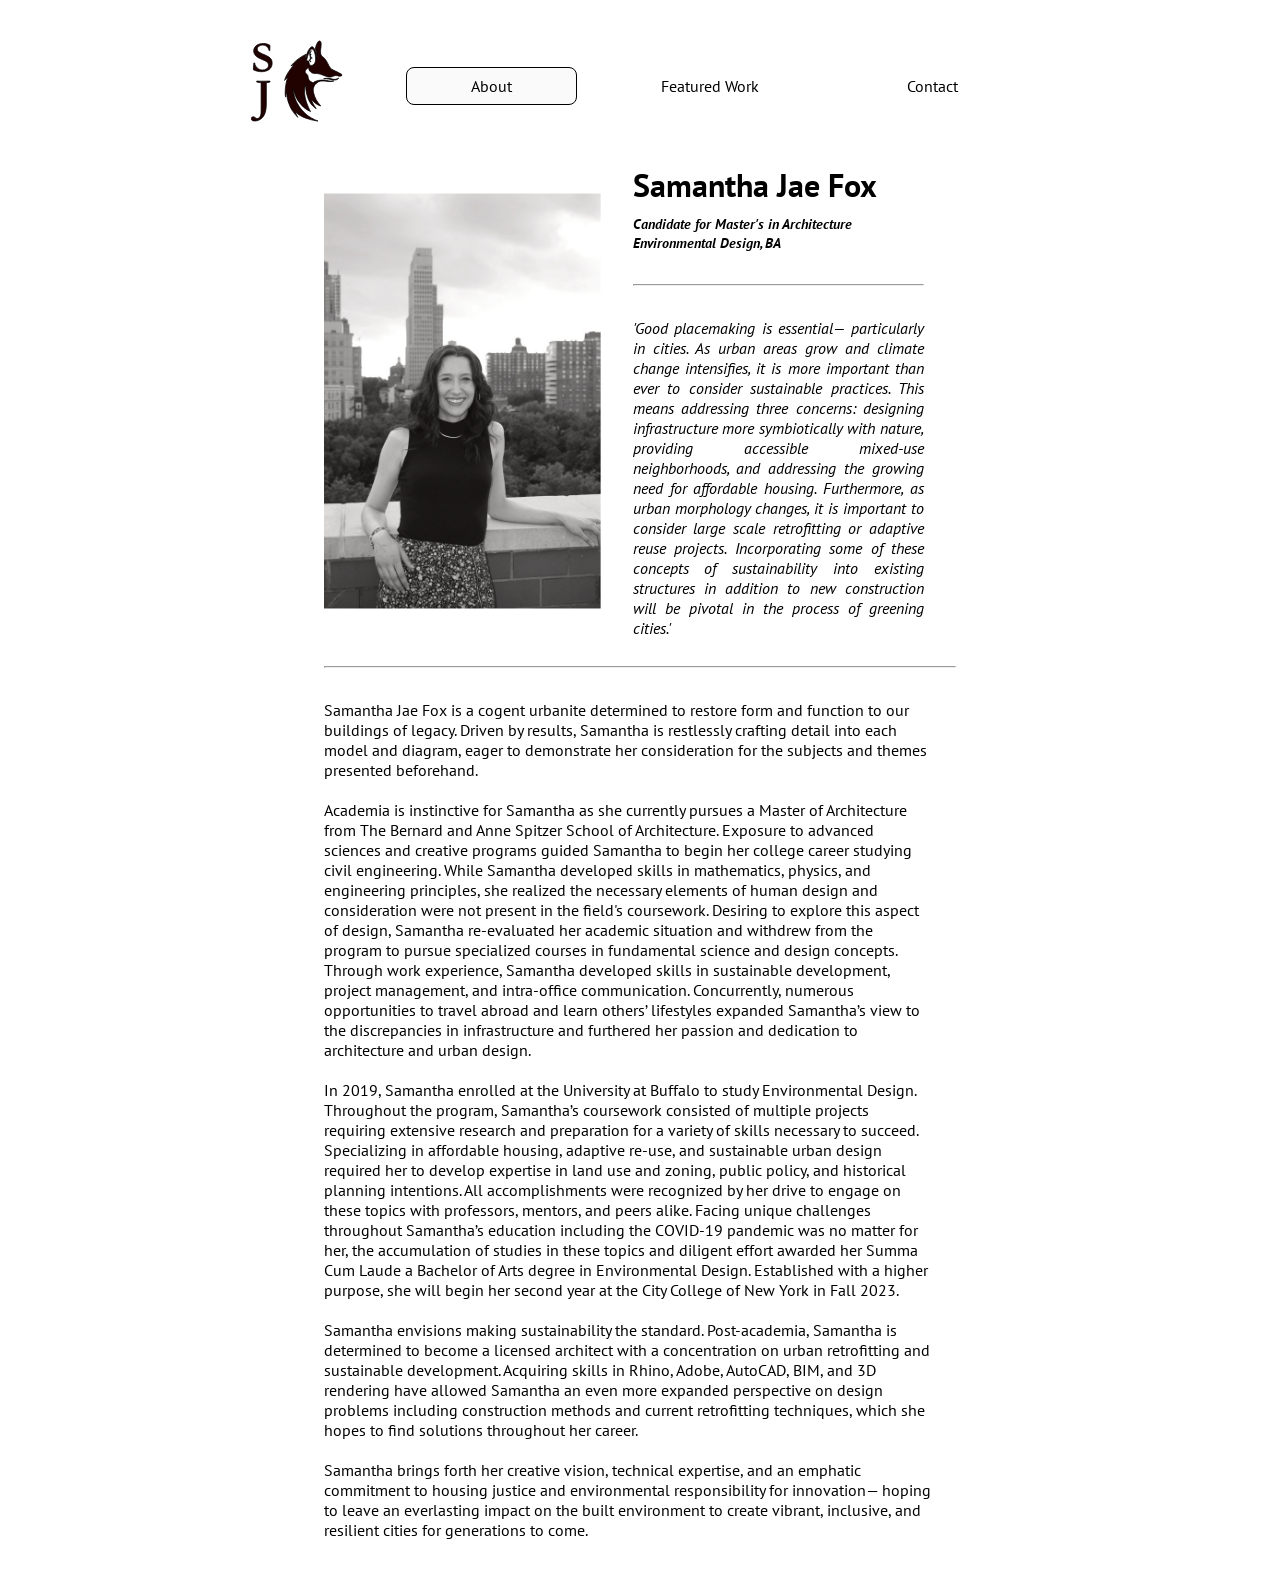
<file: about/index.html>
<!DOCTYPE html>
<head>
    <style>
        @import url('https://fonts.googleapis.com/css2?family=PT+Sans&display=swap');
    </style>
    <script src="../js/anime.min.js"></script>        
    <link rel="stylesheet" href="./style.css">
</head>
<body>
    <div id="header">
        <a href="../index.html">
            <div id="minigram">
                <svg id="s" viewBox="0 0 135 118" preserveAspectRatio="xMidYMid meet" width="99" height="88"style="fill-rule:evenodd clip-rule:evenodd;stroke-linejoin:miter;stroke-miterlimit:1;">
                    <path stroke="black" stroke-width="1" fill="#210200" d="M85.278,57.107l0.039,0.001c0,-0 -0.239,0.222 -0.039,-0.001l-0.928,-0.028c-0,-0 -6.661,-1.806 -6.661,-8.574c-0,-1.346 -1.254,-2.437 -1.254,-2.437l-2.034,-2.203c-0.478,-0.753 -0.798,-1.712 -0.37,-2.658c0.243,-0.535 2.457,-3.422 4.312,-4.915c0.589,5.463 4.479,8.381 8.274,8.469c3.27,-0.342 6.972,0.37 10.777,1.865c2.788,0.95 4.973,2.047 7.879,2.743c0.991,0.237 2.927,0.24 3.859,0.077c0.606,-0.106 1.22,-0.364 1.773,-0.614c3.018,-1.373 6.01,-1.984 9.095,-0.49c1.201,0.306 3.427,-0.341 3.594,-0.628c0.397,-0.687 0.273,-1.925 -0.097,-2.11c-1.129,-0.566 -7.276,-3.72 -10.623,-5.293c-4.682,-2.199 -5.464,-3.964 -6.747,-6.545c-2.057,-4.136 -4.747,-9.832 -8.982,-12.377c-2.911,-1.751 -2.503,-7.874 -2.037,-10.267c0.603,-3.089 0.558,-7.7 0.558,-7.7c-0.401,-2.458 -1.178,-3.302 -2.623,-3.143c-1.388,0.434 -2.463,2.198 -3.294,4.011c-0.815,1.78 -1.602,4.615 -1.839,5.345c-0.282,0.867 -0.366,1.696 0.057,2.482c1.491,2.768 2.79,10.516 2.164,11.631c-0.494,-4.655 -1.364,-8.066 -3.341,-11.981c-0.898,-1.456 -1.987,-3.603 -3.208,-3.682c-1.263,-0.17 -2.557,0.995 -3.797,2.723c-3.311,4.641 -4.274,9.14 -4.818,13.098c-0.851,-0.568 -0.459,-3.82 0.09,-5.544c-9.617,4.795 -16.138,10.4 -20.585,16.071c1.308,-0.72 2.619,-1.332 3.952,-1.399c-6.836,7.854 -11.203,14.92 -12.59,21.033c1.438,-1.486 2.963,-3.474 4.251,-4.087c-3.451,8.952 -4.212,23.262 -2.781,26.917c0.061,-2.517 0.439,-4.893 1.185,-6.512c0.227,4.51 0.911,8.635 2.1,12.333c1.67,4.734 3.332,8.538 4.986,11.535c2.251,3.567 5.059,7.084 8.262,10.257c-1.18,-2.161 -3.058,-5.738 -2.701,-7.322c1.64,2.731 7.671,5.83 9.551,6.704c1.948,0.906 7.831,2.967 10.22,3.592c2.113,0.553 6.406,1.594 10.493,1.983c-5.758,-1.845 -13.173,-6.367 -16.343,-9.259c-4.062,-3.707 -8.721,-8.756 -11.92,-14.939c-1.795,-3.468 -2.486,-5.052 -3.823,-9.58c-0.835,-2.827 -2.287,-8.574 -1.674,-11.368c0.814,6.203 3.936,14.246 7.321,18.739c4.585,6.086 8.563,10.118 16.308,13.565c-1.488,-2.748 -3.8,-7.364 -5.77,-13.241c-1.307,-3.9 -2.187,-8.272 -2.444,-11.684c-0.281,-3.748 0.157,-8.757 1.416,-11.541c0.164,5.609 0.747,10.453 1.964,14.139c0.966,3.821 2.423,7.59 4.834,11.258c2.462,3.204 5.249,5.78 7.711,7.028c-3.111,-4.516 -5.926,-8.901 -6.276,-12.197c3.893,4.576 8.028,7.408 12.404,8.505c-5.009,-5.545 -8.627,-11.601 -9.894,-18.507c-1.102,-5.307 0.452,-9.739 5.029,-13.177c2.366,-2.151 5.689,-2.742 12.412,-2.01c4.022,0.668 7.468,0.625 10.219,-0.275c-2.449,0.334 -4.915,0.251 -7.396,-0.222c-4.806,-1.17 -9.378,-1.42 -13.656,-0.52c0,0 -4.856,1.166 -5.934,2.282c-0.337,0.348 -0.519,0.542 -0.61,0.644Zm-59.377,-0.706l-3.555,0.592c-0.615,0.088 -1.01,0.308 -1.185,0.659c-0.176,0.351 -0.264,0.944 -0.264,1.777l0,26.402c0,3.38 -0.274,6.474 -0.823,9.283c-0.548,2.809 -1.459,5.267 -2.732,7.374c-1.273,1.931 -2.963,3.577 -5.07,4.938c-2.107,1.361 -4.411,2.041 -6.913,2.041c-0.57,-0 -1.174,-0.055 -1.81,-0.165c-0.637,-0.109 -1.207,-0.296 -1.712,-0.559c-0.505,-0.264 -0.911,-0.604 -1.218,-1.021c-0.307,-0.417 -0.417,-0.954 -0.329,-1.613c0.087,-0.658 0.362,-1.229 0.823,-1.712c0.461,-0.482 1.02,-0.724 1.679,-0.724c0.658,0 1.305,0.176 1.942,0.527c0.636,0.351 1.349,0.834 2.14,1.448c0.395,0.308 0.801,0.483 1.218,0.527c0.417,0.044 0.834,-0 1.251,-0.132c0.416,-0.131 0.812,-0.329 1.185,-0.592c0.373,-0.264 0.669,-0.549 0.888,-0.856c0.615,-0.79 1.087,-1.492 1.416,-2.107c0.329,-0.614 0.56,-1.481 0.691,-2.601c0.132,-1.119 0.209,-2.644 0.231,-4.575c0.022,-1.932 0.033,-4.631 0.033,-8.099l-0,-27.981c-0,-0.483 -0.022,-0.867 -0.066,-1.152c-0.044,-0.286 -0.154,-0.505 -0.329,-0.659c-0.176,-0.153 -0.45,-0.274 -0.823,-0.362c-0.373,-0.088 -0.911,-0.175 -1.613,-0.263l-3.095,-0.395l0,-1.449c0.263,0.044 0.724,0.077 1.383,0.099c0.658,0.022 1.426,0.044 2.304,0.066c0.878,0.022 1.833,0.033 2.864,0.033l3.193,-0c4.39,-0 7.155,-0.066 8.296,-0.198l-0,1.449Zm73.083,-4.572c1.753,-0.648 4.487,-0.887 9.401,-0.218c1.064,0.171 2.421,0.57 3.13,0.762c1.438,0.321 3.308,0.316 3.989,0.218c0.815,-0.116 3.205,-1.039 4.206,-1.619c-0.885,1.146 -2.065,1.814 -3.071,2.154c-2.563,0.701 -4.939,0.661 -7.156,0c-2.223,-0.796 -4.391,-1.064 -6.427,-1.153c-0.166,-0.011 -2.743,-0.146 -4.072,-0.144Zm-74.373,-38.365c-0.586,-2.6 -1.602,-4.5 -3.048,-5.701c-1.445,-1.202 -3.383,-1.802 -5.813,-1.802c-0.963,-0 -1.885,0.138 -2.765,0.413c-0.88,0.276 -1.644,0.65 -2.294,1.123c-0.649,0.473 -1.162,1.044 -1.539,1.713c-0.378,0.67 -0.566,1.398 -0.566,2.186c-0,0.827 0.178,1.556 0.534,2.186c0.356,0.63 0.911,1.211 1.665,1.743c0.755,0.532 1.708,1.073 2.86,1.625c1.152,0.551 2.524,1.181 4.116,1.89c1.927,0.827 3.593,1.615 4.996,2.363c1.404,0.749 2.556,1.566 3.457,2.452c0.901,0.886 1.56,1.891 1.979,3.013c0.419,1.123 0.629,2.491 0.629,4.106c-0,1.733 -0.346,3.309 -1.037,4.727c-0.691,1.418 -1.665,2.629 -2.922,3.633c-1.257,1.004 -2.786,1.772 -4.588,2.304c-1.802,0.532 -3.792,0.798 -5.97,0.798c-4.064,-0 -7.772,-0.926 -11.124,-2.777l0.692,-9.157l1.194,-0c0.125,1.378 0.492,2.648 1.099,3.81c0.608,1.162 1.383,2.167 2.326,3.013c0.942,0.847 2.011,1.517 3.205,2.009c1.194,0.492 2.44,0.739 3.739,0.739c1.089,-0 2.147,-0.138 3.174,-0.414c1.026,-0.276 1.927,-0.679 2.702,-1.211c0.775,-0.532 1.393,-1.192 1.854,-1.979c0.461,-0.788 0.691,-1.674 0.691,-2.659c0,-1.103 -0.199,-2.038 -0.597,-2.806c-0.398,-0.768 -1.016,-1.467 -1.854,-2.098c-0.838,-0.63 -1.906,-1.23 -3.205,-1.801c-1.299,-0.572 -2.828,-1.251 -4.588,-2.039c-1.885,-0.827 -3.466,-1.664 -4.744,-2.511c-1.278,-0.846 -2.294,-1.723 -3.048,-2.629c-0.754,-0.905 -1.299,-1.851 -1.634,-2.835c-0.335,-0.985 -0.503,-2.009 -0.503,-3.073c0,-1.654 0.367,-3.111 1.1,-4.371c0.733,-1.261 1.707,-2.314 2.922,-3.161c1.215,-0.847 2.608,-1.477 4.179,-1.891c1.571,-0.413 3.195,-0.62 4.871,-0.62c3.645,-0 6.682,0.866 9.112,2.599l-0.251,7.09l-1.006,-0Zm54.012,14.223c0,-0 -0.279,-0.709 -1.338,-0.366c-0.407,0.132 -0.548,0.386 -1.141,0.262c-0.265,-0.056 -0.279,-0.834 -0.177,-1.327c1.237,-5.982 4.356,-15.4 7.313,-15.018c3.165,0.409 5.085,8.951 4.759,15.257c-0.174,3.354 -1.722,5.43 -3.421,6.45c-1.709,1.026 -3.295,1.126 -4.559,-0.355c-0.775,-0.909 -1.044,-4.239 -1.436,-4.903Zm3.192,1.174c-0.684,-0.324 -1.333,-0.761 -1.904,-1.458c-0.207,-0.437 -0.171,-0.872 -0,-1.305c0.397,-0.551 0.719,-1.085 0.788,-1.565c0.245,-0.689 0.096,-2.385 0.096,-2.385c-0.119,-0.974 -0.727,-3.272 -0.808,-3.606c-0.152,-0.626 0.049,-1.61 0.135,-2.087c0.137,-0.762 1.406,-2.273 2.328,-2.308c-0.759,0.581 -1.326,1.269 -1.528,2.036c-0.194,0.738 -0.218,2.091 -0,2.893c0.217,-0.313 0.458,-0.582 0.849,-0.587c0.23,-0.053 0.337,0.033 -0,0.626c-0.931,0.761 -0.551,1.679 -0.254,2.588c0.22,0.534 0.151,1.251 0.117,1.592c0.761,-0.005 1.466,0.059 1.904,0.459c-1.265,-0.08 -2.368,-0.071 -2.13,0.669c0.084,0.514 0.046,0.924 -0.213,1.149c-0.395,0.167 -0.598,0.563 -0.59,0.944c-0.012,0.266 -0.078,0.604 0.066,0.887c0.164,0.325 0.576,0.644 0.737,0.778c0.281,0.235 0.409,0.461 0.407,0.68Z"></path>
                </svg>
            </div>
        </a>
        <div id="header-links">
            <span class="link active">About</span>
            <span class="link"><a href="../featured/index.html">Featured Work</a></span>
            <span class="link"><a href="../contact/index.html">Contact</a></span>
        </div>
    </div>
    <div id="content">
        <div id="placard">
            <div id="picture">
                <svg width="100%" height="100%" viewBox="0 0 600 900" version="1.1" xmlns="http://www.w3.org/2000/svg" xmlns:xlink="http://www.w3.org/1999/xlink" xml:space="preserve" xmlns:serif="http://www.serif.com/" style="fill-rule:evenodd;clip-rule:evenodd;stroke-linejoin:round;stroke-miterlimit:2;">
                    <g transform="matrix(1,0,0,1,-3748.86,-967.104)">
                        <g transform="matrix(1,0,0,1,3748.86,967.104)">
                            <use xlink:href="#_Image1" x="0" y="0" width="600px" height="900px"/>
                        </g>
                    </g>
                    <defs>
                        <image id="_Image1" width="600px" height="900px" xlink:href="[data-uri]"/>
                    </defs>
                </svg>
            </div>
            <div id="text">
                <div id="name-prof">
                    <h1>Samantha Jae Fox</h1>
                    <h2>Candidate for Master's in Architecture</h2>
                    <h2>Environmental Design, BA</h2>
                </div>
                <hr>
                <div id="quote">
                    'Good placemaking is essential— particularly in cities. As urban areas grow and climate change intensifies, it is more important than ever to consider sustainable practices. This means addressing three concerns: designing infrastructure more symbiotically with nature, providing accessible mixed-use neighborhoods, and addressing the growing need for affordable housing. Furthermore, as urban morphology changes, it is important to consider large scale retrofitting or adaptive reuse projects. Incorporating some of these concepts of sustainability into existing structures in addition to new construction will be pivotal in the process of greening cities.'
                </div>
            </div>
        </div>
        <br class="m">
        <hr>
        <div id="bio">
            <span>Samantha Jae Fox is a cogent urbanite determined to restore form and function to our buildings of legacy. Driven by results, Samantha is restlessly crafting detail into each model and diagram, eager to demonstrate her consideration for the subjects and themes presented beforehand.</span>
            <br><br>
            <span>Academia is instinctive for Samantha as she currently pursues a Master of Architecture from The Bernard and Anne Spitzer School of Architecture. Exposure to advanced sciences and creative programs guided Samantha to begin her college career studying civil engineering. While Samantha developed skills in mathematics, physics, and engineering principles, she realized the necessary elements of human design and consideration were not present in the field's coursework. Desiring to explore this aspect of design, Samantha re-evaluated her academic situation and withdrew from the program to pursue specialized courses in fundamental science and design concepts. Through work experience, Samantha developed skills in sustainable development, project management, and intra-office communication. Concurrently, numerous opportunities to travel abroad and learn others’ lifestyles expanded Samantha’s view to the discrepancies in infrastructure and furthered her passion and dedication to architecture and urban design.</span> 
            <br><br>
            <span>In 2019, Samantha enrolled at the University at Buffalo to study Environmental Design. Throughout the program, Samantha’s coursework consisted of multiple projects requiring extensive research and preparation for a variety of skills necessary to succeed. Specializing in affordable housing, adaptive re-use, and sustainable urban design required her to develop expertise in land use and zoning, public policy, and historical planning intentions. All accomplishments were recognized by her drive to engage on these topics with professors, mentors, and peers alike. Facing unique challenges throughout Samantha’s education including the COVID-19 pandemic was no matter for her, the accumulation of studies in these topics and diligent effort awarded her Summa Cum Laude a Bachelor of Arts degree in Environmental Design. Established with a higher purpose, she will begin her second year at the City College of New York in Fall 2023.</span>
            <br><br>
            <span>Samantha envisions making sustainability the standard. Post-academia, Samantha is determined to become a licensed architect with a concentration on urban retrofitting and sustainable development. Acquiring skills in Rhino, Adobe, AutoCAD, BIM, and 3D rendering have allowed Samantha an even more expanded perspective on design problems including construction methods and current retrofitting techniques, which she hopes to find solutions throughout her career.</span>
            <br><br>
            <span>Samantha brings forth her creative vision, technical expertise, and an emphatic commitment to housing justice and environmental responsibility for innovation— hoping to leave an everlasting impact on the built environment to create vibrant, inclusive, and resilient cities for generations to come.</span>
        </div>
    </div>
</body>
</file>
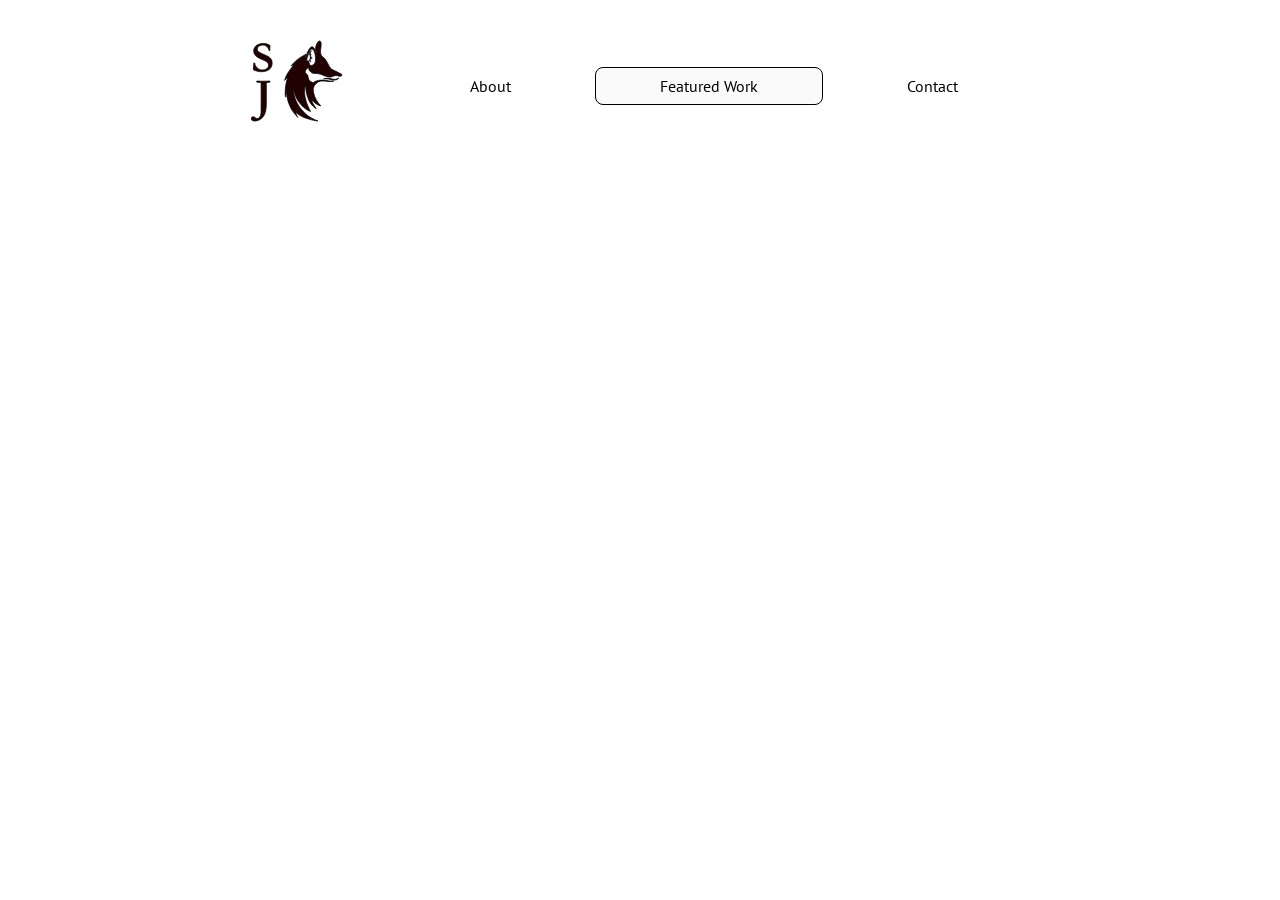
<file: featured/index.html>
<!DOCTYPE html>
<head>
    <style>
        @import url('https://fonts.googleapis.com/css2?family=PT+Sans&display=swap');
    </style>
    <script src="../js/anime.min.js"></script>        
    <link rel="stylesheet" href="./style.css">
</head>
<body>
    <div id="header">
        <a href="../index.html">
            <div id="minigram">
                <svg id="s" viewBox="0 0 135 118" preserveAspectRatio="xMidYMid meet" width="99" height="88"style="fill-rule:evenodd clip-rule:evenodd;stroke-linejoin:miter;stroke-miterlimit:1;">
                    <path stroke="black" stroke-width="1" fill="#210200" d="M85.278,57.107l0.039,0.001c0,-0 -0.239,0.222 -0.039,-0.001l-0.928,-0.028c-0,-0 -6.661,-1.806 -6.661,-8.574c-0,-1.346 -1.254,-2.437 -1.254,-2.437l-2.034,-2.203c-0.478,-0.753 -0.798,-1.712 -0.37,-2.658c0.243,-0.535 2.457,-3.422 4.312,-4.915c0.589,5.463 4.479,8.381 8.274,8.469c3.27,-0.342 6.972,0.37 10.777,1.865c2.788,0.95 4.973,2.047 7.879,2.743c0.991,0.237 2.927,0.24 3.859,0.077c0.606,-0.106 1.22,-0.364 1.773,-0.614c3.018,-1.373 6.01,-1.984 9.095,-0.49c1.201,0.306 3.427,-0.341 3.594,-0.628c0.397,-0.687 0.273,-1.925 -0.097,-2.11c-1.129,-0.566 -7.276,-3.72 -10.623,-5.293c-4.682,-2.199 -5.464,-3.964 -6.747,-6.545c-2.057,-4.136 -4.747,-9.832 -8.982,-12.377c-2.911,-1.751 -2.503,-7.874 -2.037,-10.267c0.603,-3.089 0.558,-7.7 0.558,-7.7c-0.401,-2.458 -1.178,-3.302 -2.623,-3.143c-1.388,0.434 -2.463,2.198 -3.294,4.011c-0.815,1.78 -1.602,4.615 -1.839,5.345c-0.282,0.867 -0.366,1.696 0.057,2.482c1.491,2.768 2.79,10.516 2.164,11.631c-0.494,-4.655 -1.364,-8.066 -3.341,-11.981c-0.898,-1.456 -1.987,-3.603 -3.208,-3.682c-1.263,-0.17 -2.557,0.995 -3.797,2.723c-3.311,4.641 -4.274,9.14 -4.818,13.098c-0.851,-0.568 -0.459,-3.82 0.09,-5.544c-9.617,4.795 -16.138,10.4 -20.585,16.071c1.308,-0.72 2.619,-1.332 3.952,-1.399c-6.836,7.854 -11.203,14.92 -12.59,21.033c1.438,-1.486 2.963,-3.474 4.251,-4.087c-3.451,8.952 -4.212,23.262 -2.781,26.917c0.061,-2.517 0.439,-4.893 1.185,-6.512c0.227,4.51 0.911,8.635 2.1,12.333c1.67,4.734 3.332,8.538 4.986,11.535c2.251,3.567 5.059,7.084 8.262,10.257c-1.18,-2.161 -3.058,-5.738 -2.701,-7.322c1.64,2.731 7.671,5.83 9.551,6.704c1.948,0.906 7.831,2.967 10.22,3.592c2.113,0.553 6.406,1.594 10.493,1.983c-5.758,-1.845 -13.173,-6.367 -16.343,-9.259c-4.062,-3.707 -8.721,-8.756 -11.92,-14.939c-1.795,-3.468 -2.486,-5.052 -3.823,-9.58c-0.835,-2.827 -2.287,-8.574 -1.674,-11.368c0.814,6.203 3.936,14.246 7.321,18.739c4.585,6.086 8.563,10.118 16.308,13.565c-1.488,-2.748 -3.8,-7.364 -5.77,-13.241c-1.307,-3.9 -2.187,-8.272 -2.444,-11.684c-0.281,-3.748 0.157,-8.757 1.416,-11.541c0.164,5.609 0.747,10.453 1.964,14.139c0.966,3.821 2.423,7.59 4.834,11.258c2.462,3.204 5.249,5.78 7.711,7.028c-3.111,-4.516 -5.926,-8.901 -6.276,-12.197c3.893,4.576 8.028,7.408 12.404,8.505c-5.009,-5.545 -8.627,-11.601 -9.894,-18.507c-1.102,-5.307 0.452,-9.739 5.029,-13.177c2.366,-2.151 5.689,-2.742 12.412,-2.01c4.022,0.668 7.468,0.625 10.219,-0.275c-2.449,0.334 -4.915,0.251 -7.396,-0.222c-4.806,-1.17 -9.378,-1.42 -13.656,-0.52c0,0 -4.856,1.166 -5.934,2.282c-0.337,0.348 -0.519,0.542 -0.61,0.644Zm-59.377,-0.706l-3.555,0.592c-0.615,0.088 -1.01,0.308 -1.185,0.659c-0.176,0.351 -0.264,0.944 -0.264,1.777l0,26.402c0,3.38 -0.274,6.474 -0.823,9.283c-0.548,2.809 -1.459,5.267 -2.732,7.374c-1.273,1.931 -2.963,3.577 -5.07,4.938c-2.107,1.361 -4.411,2.041 -6.913,2.041c-0.57,-0 -1.174,-0.055 -1.81,-0.165c-0.637,-0.109 -1.207,-0.296 -1.712,-0.559c-0.505,-0.264 -0.911,-0.604 -1.218,-1.021c-0.307,-0.417 -0.417,-0.954 -0.329,-1.613c0.087,-0.658 0.362,-1.229 0.823,-1.712c0.461,-0.482 1.02,-0.724 1.679,-0.724c0.658,0 1.305,0.176 1.942,0.527c0.636,0.351 1.349,0.834 2.14,1.448c0.395,0.308 0.801,0.483 1.218,0.527c0.417,0.044 0.834,-0 1.251,-0.132c0.416,-0.131 0.812,-0.329 1.185,-0.592c0.373,-0.264 0.669,-0.549 0.888,-0.856c0.615,-0.79 1.087,-1.492 1.416,-2.107c0.329,-0.614 0.56,-1.481 0.691,-2.601c0.132,-1.119 0.209,-2.644 0.231,-4.575c0.022,-1.932 0.033,-4.631 0.033,-8.099l-0,-27.981c-0,-0.483 -0.022,-0.867 -0.066,-1.152c-0.044,-0.286 -0.154,-0.505 -0.329,-0.659c-0.176,-0.153 -0.45,-0.274 -0.823,-0.362c-0.373,-0.088 -0.911,-0.175 -1.613,-0.263l-3.095,-0.395l0,-1.449c0.263,0.044 0.724,0.077 1.383,0.099c0.658,0.022 1.426,0.044 2.304,0.066c0.878,0.022 1.833,0.033 2.864,0.033l3.193,-0c4.39,-0 7.155,-0.066 8.296,-0.198l-0,1.449Zm73.083,-4.572c1.753,-0.648 4.487,-0.887 9.401,-0.218c1.064,0.171 2.421,0.57 3.13,0.762c1.438,0.321 3.308,0.316 3.989,0.218c0.815,-0.116 3.205,-1.039 4.206,-1.619c-0.885,1.146 -2.065,1.814 -3.071,2.154c-2.563,0.701 -4.939,0.661 -7.156,0c-2.223,-0.796 -4.391,-1.064 -6.427,-1.153c-0.166,-0.011 -2.743,-0.146 -4.072,-0.144Zm-74.373,-38.365c-0.586,-2.6 -1.602,-4.5 -3.048,-5.701c-1.445,-1.202 -3.383,-1.802 -5.813,-1.802c-0.963,-0 -1.885,0.138 -2.765,0.413c-0.88,0.276 -1.644,0.65 -2.294,1.123c-0.649,0.473 -1.162,1.044 -1.539,1.713c-0.378,0.67 -0.566,1.398 -0.566,2.186c-0,0.827 0.178,1.556 0.534,2.186c0.356,0.63 0.911,1.211 1.665,1.743c0.755,0.532 1.708,1.073 2.86,1.625c1.152,0.551 2.524,1.181 4.116,1.89c1.927,0.827 3.593,1.615 4.996,2.363c1.404,0.749 2.556,1.566 3.457,2.452c0.901,0.886 1.56,1.891 1.979,3.013c0.419,1.123 0.629,2.491 0.629,4.106c-0,1.733 -0.346,3.309 -1.037,4.727c-0.691,1.418 -1.665,2.629 -2.922,3.633c-1.257,1.004 -2.786,1.772 -4.588,2.304c-1.802,0.532 -3.792,0.798 -5.97,0.798c-4.064,-0 -7.772,-0.926 -11.124,-2.777l0.692,-9.157l1.194,-0c0.125,1.378 0.492,2.648 1.099,3.81c0.608,1.162 1.383,2.167 2.326,3.013c0.942,0.847 2.011,1.517 3.205,2.009c1.194,0.492 2.44,0.739 3.739,0.739c1.089,-0 2.147,-0.138 3.174,-0.414c1.026,-0.276 1.927,-0.679 2.702,-1.211c0.775,-0.532 1.393,-1.192 1.854,-1.979c0.461,-0.788 0.691,-1.674 0.691,-2.659c0,-1.103 -0.199,-2.038 -0.597,-2.806c-0.398,-0.768 -1.016,-1.467 -1.854,-2.098c-0.838,-0.63 -1.906,-1.23 -3.205,-1.801c-1.299,-0.572 -2.828,-1.251 -4.588,-2.039c-1.885,-0.827 -3.466,-1.664 -4.744,-2.511c-1.278,-0.846 -2.294,-1.723 -3.048,-2.629c-0.754,-0.905 -1.299,-1.851 -1.634,-2.835c-0.335,-0.985 -0.503,-2.009 -0.503,-3.073c0,-1.654 0.367,-3.111 1.1,-4.371c0.733,-1.261 1.707,-2.314 2.922,-3.161c1.215,-0.847 2.608,-1.477 4.179,-1.891c1.571,-0.413 3.195,-0.62 4.871,-0.62c3.645,-0 6.682,0.866 9.112,2.599l-0.251,7.09l-1.006,-0Zm54.012,14.223c0,-0 -0.279,-0.709 -1.338,-0.366c-0.407,0.132 -0.548,0.386 -1.141,0.262c-0.265,-0.056 -0.279,-0.834 -0.177,-1.327c1.237,-5.982 4.356,-15.4 7.313,-15.018c3.165,0.409 5.085,8.951 4.759,15.257c-0.174,3.354 -1.722,5.43 -3.421,6.45c-1.709,1.026 -3.295,1.126 -4.559,-0.355c-0.775,-0.909 -1.044,-4.239 -1.436,-4.903Zm3.192,1.174c-0.684,-0.324 -1.333,-0.761 -1.904,-1.458c-0.207,-0.437 -0.171,-0.872 -0,-1.305c0.397,-0.551 0.719,-1.085 0.788,-1.565c0.245,-0.689 0.096,-2.385 0.096,-2.385c-0.119,-0.974 -0.727,-3.272 -0.808,-3.606c-0.152,-0.626 0.049,-1.61 0.135,-2.087c0.137,-0.762 1.406,-2.273 2.328,-2.308c-0.759,0.581 -1.326,1.269 -1.528,2.036c-0.194,0.738 -0.218,2.091 -0,2.893c0.217,-0.313 0.458,-0.582 0.849,-0.587c0.23,-0.053 0.337,0.033 -0,0.626c-0.931,0.761 -0.551,1.679 -0.254,2.588c0.22,0.534 0.151,1.251 0.117,1.592c0.761,-0.005 1.466,0.059 1.904,0.459c-1.265,-0.08 -2.368,-0.071 -2.13,0.669c0.084,0.514 0.046,0.924 -0.213,1.149c-0.395,0.167 -0.598,0.563 -0.59,0.944c-0.012,0.266 -0.078,0.604 0.066,0.887c0.164,0.325 0.576,0.644 0.737,0.778c0.281,0.235 0.409,0.461 0.407,0.68Z"></path>
                </svg>
            </div>
        </a>
        <div id="header-links">
            <span class="link"><a href="../about/index.html">About</a></span>
            <span class="link active">Featured Work</span>
            <span class="link"><a href="../contact/index.html">Contact</a></span>
        </div>
    </div>
    <div id="content">
        <iframe src="https://indd.adobe.com/embed/4cdd0736-8007-42b2-8b6d-a6bf7b03f6e8?startpage=1&allowFullscreen=true" width="100%" height="596px" frameborder="0" allowfullscreen="false"></iframe>
    </div>
</body>
</file>
<file: style.css>
body, html {
    display: flex;
    flex-direction: column;
    justify-content: center;
    align-items: center;
    width: 100%;
    height: 100vh;
    font-family: 'PT Sans', sans-serif;
}

#monogram {
    display: flex;
    flex-direction: row;
    justify-items: center;
    margin: 8em 0em;
}

#firstNames {
    display: flex;
    flex-direction: column;
    align-items: end;
    margin: 2em 0;
}

#s, #j {
    margin: 0.5em 1.75em;
}

#f {
    margin: 6.75em 0 0 1.5em;
}

#links {
    display: flex;
    flex-direction: row;
    justify-content: space-evenly;
    width: 40%;
}
  
.link {
    list-style: none;
    position: relative;
    display: inline;
    cursor: pointer;
}

#links a {
    color: #000;
    text-decoration: none;
}
  
#links a:after {
    content: '';
    position: absolute;
    left: 50%;
    bottom: -2px;
    width: 0px;
    height: 2px;
    background: #333;
    transition: all 0.45s;
}
  
#links a:hover:after {
    width: 100%;
    left: 0;
}
  
#links .link a:hover {
    text-decoration: none;
}
</file>
<file: about/style.css>
body, html {
    display: flex;
    flex-direction: column;
    height: 100vh;
    font-family: 'PT Sans', sans-serif
}

h1 {
    margin: 0 0 0.25em 0;
    padding: 0;
    width: auto;
}

h2 {
    font-size: 0.9em;
    margin: 0;
    padding: 0;
}

#header {
    display: flex;
    flex-direction: row;
    align-items: center;
    justify-content: center;
    margin: 2em 0;
}

#header-links {
    margin-left: 3em;
    cursor: default;
}

.link a {
    color: #000;
    text-decoration: none;
    cursor: pointer;
}
  
.link a:after {
    content: '';
    position: absolute;
    left: 50%;
    bottom: -2px;
    width: 0px;
    height: 2px;
    background: #333;
    transition: all 0.45s;
}
  
.link a:hover:after {
    width: 100%;
    left: 0;
}
  
.link a:hover {
    text-decoration: none;
}

a {
    text-decoration: none;
    color: #000000;
}

a:visited {
    text-decoration: none;
    color: #000000;
}

.link {
    margin: 0.5em;
    padding: 0.5em 4em; 
    list-style: none;
    position: relative;
    display: inline;
    cursor: default;
}

.active {
    background-color: #FAFAFA;
    border: solid 0.1pt #000000;
    border-radius: 0.5em;
    cursor: default;
}

#content {
    width: 50%;
    align-self: center;
}

#placard {
    display: flex;
    flex-direction: row;
}

#text {
    width: 50%;
    margin: 0 2em;
    font-style: italic;
    font-size: 1em;
    text-align: justify;
    text-justify: newspaper;
}

#text h1 {
    font-style: normal;
}

#picture {
    display: flex;
    justify-content: center;
    align-items: center;
}

#name-prof {
    margin-bottom: 2em;
}

#quote {
    margin: 2em 0 0 0;
}

.m {
    margin-right: 1.5em;
}

#bio {
    margin: 2em 1.5em 2em 0;
}
</file>
<file: featured/style.css>
body, html {
    display: flex;
    flex-direction: column;
    height: 100vh;
    font-family: 'PT Sans', sans-serif
}

#header {
    display: flex;
    flex-direction: row;
    align-items: center;
    justify-content: center;
    margin: 2em 0;
}

#header-links {
    margin-left: 3em;
    cursor: default;
}

.link a {
    color: #000;
    text-decoration: none;
    cursor: pointer;
}

.link a:after {
    content: '';
    position: absolute;
    left: 50%;
    bottom: -2px;
    width: 0px;
    height: 2px;
    background: #333;
    transition: all 0.45s;
}
  
.link a:hover:after {
    width: 100%;
    left: 0;
}
  
.link a:hover {
    text-decoration: none;
}

a {
    text-decoration: none;
    color: #000000;
}

a:visited {
    text-decoration: none;
    color: #000000;
}

.link {
    margin: 0.5em;
    padding: 0.5em 4em; 
    list-style: none;
    position: relative;
    display: inline;
    cursor: default;
}

.active {
    background-color: #FAFAFA;
    border: solid 0.1pt #000000;
    border-radius: 0.5em;
    cursor: default;
}

#content {
    display: flex;
    align-self: center;
    width: 80%;
    margin: 0 0 2em 0;
}
</file>
